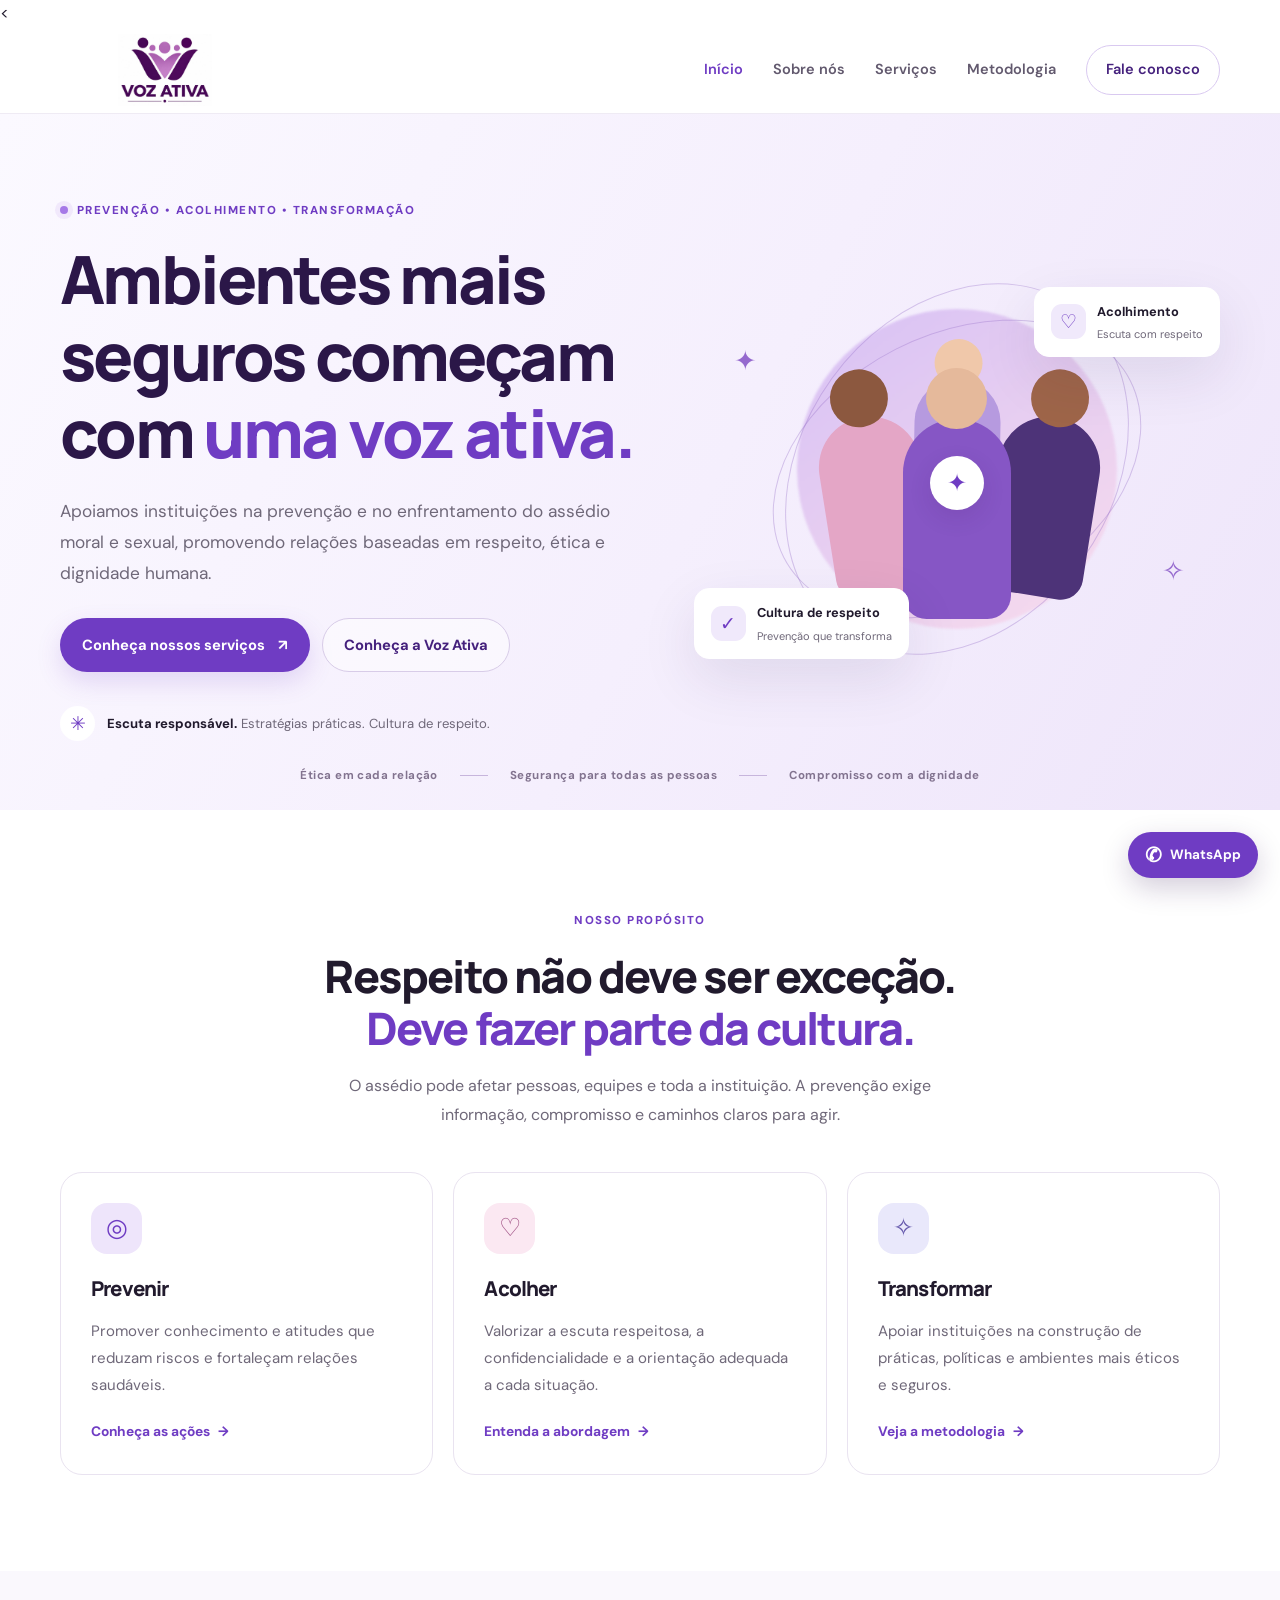
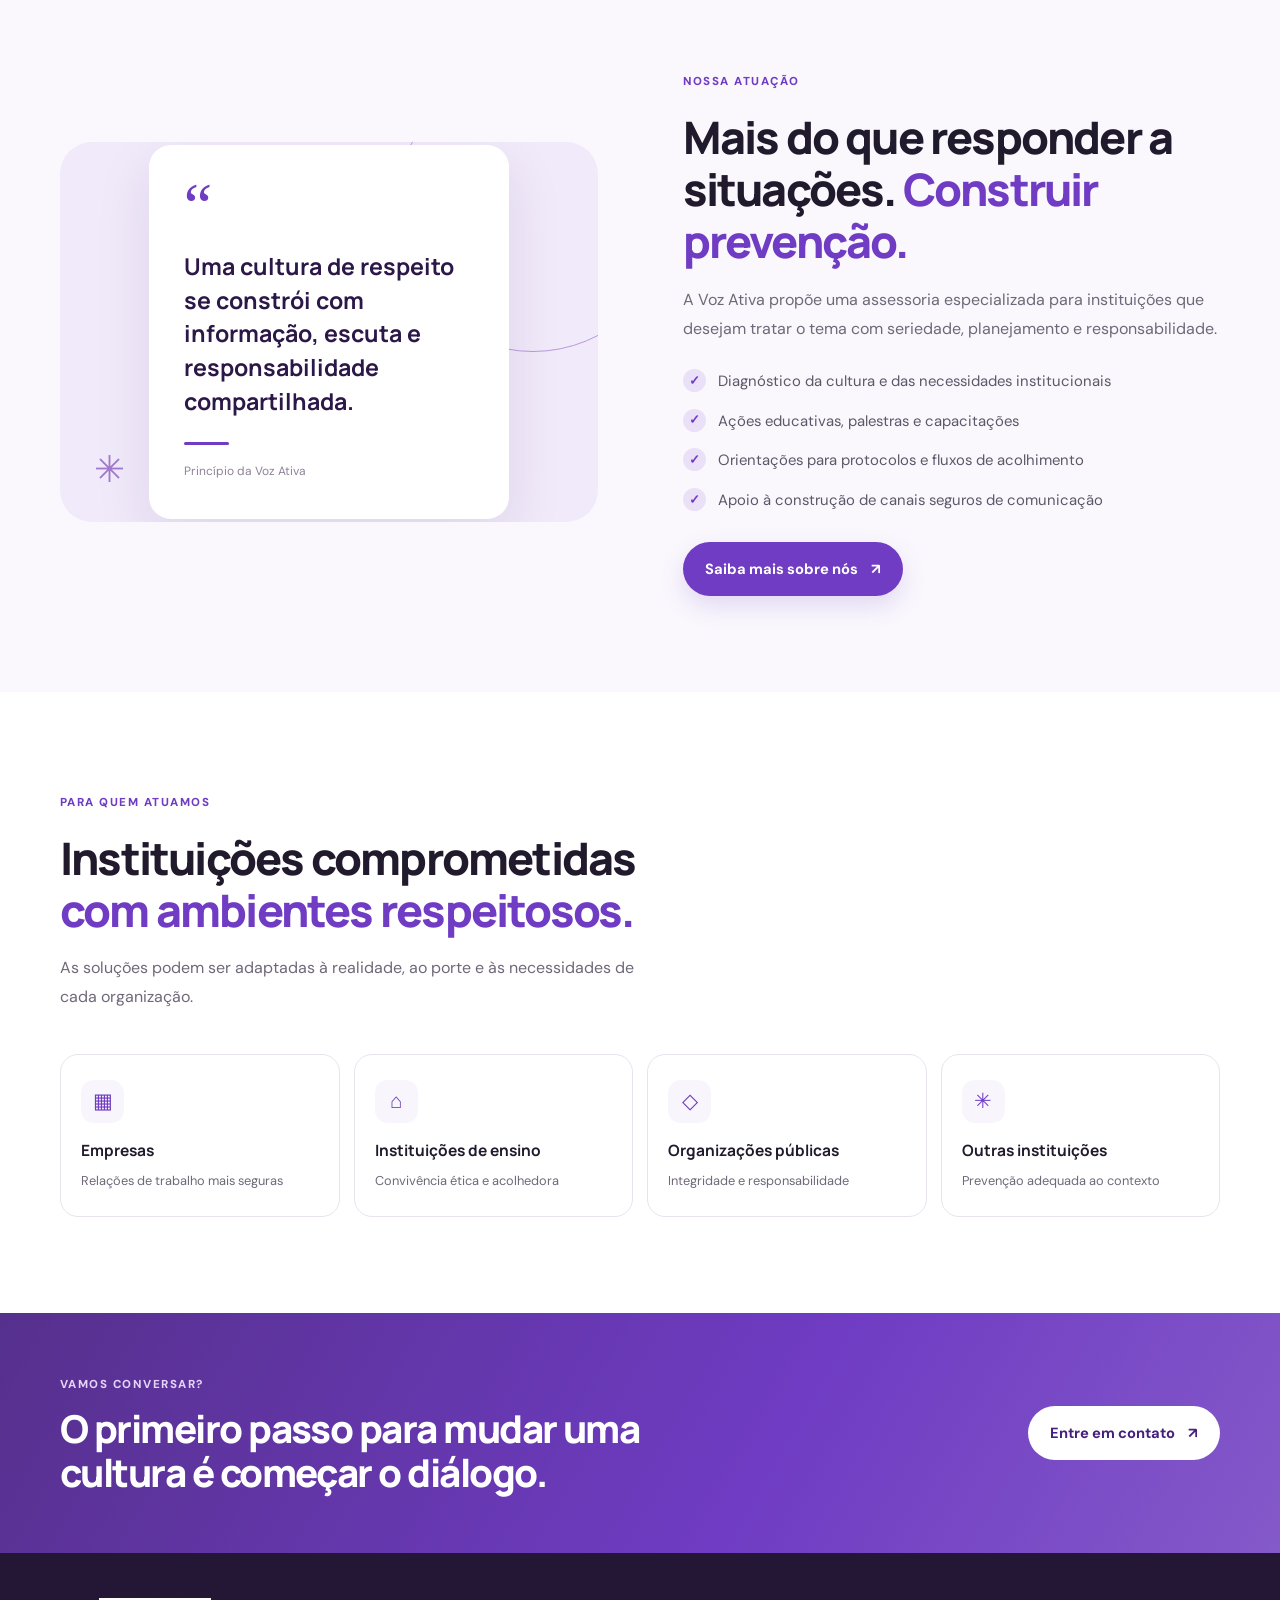
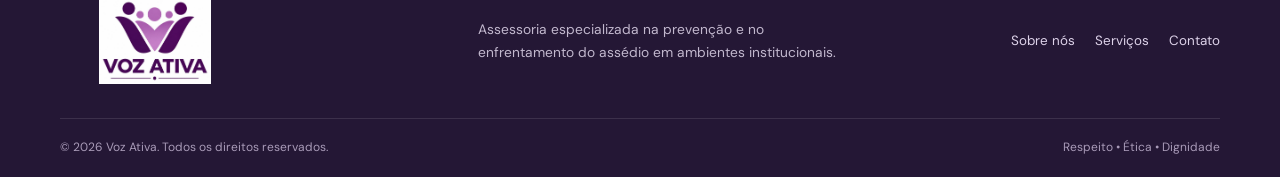
<file: index.html>
<!doctype html>
<html lang="pt-BR">
<head>
  <meta charset="utf-8">
  <meta name="viewport" content="width=device-width, initial-scale=1">
  <meta name="description" content="Voz Ativa: assessoria especializada na prevenção e no combate ao assédio moral e sexual em ambientes institucionais.">
  <title>Voz Ativa | Ambientes seguros e respeitosos</title>
  <<link rel="stylesheet" href="style.css">
  <script src="script.js" defer></script>
</head>
<body>
  <a class="skip-link" href="#conteudo">Pular para o conteúdo</a>
  <header class="site-header">
    <div class="container nav-wrap">
      <a class="brand" href="index.html" aria-label="Voz Ativa — Início"><img class="brand-logo" src="logo-voz-ativa.png" alt="Logo Voz Ativa"></a>
      <button class="menu-toggle" aria-expanded="false" aria-controls="menu-principal" aria-label="Abrir menu">
        <span></span><span></span><span></span>
      </button>
      <nav id="menu-principal" class="main-nav" aria-label="Menu principal">
        <a class="active" href="index.html">Início</a>
        <a href="sobre.html">Sobre nós</a>
        <a href="servicos.html">Serviços</a>
        <a href="metodologia.html">Metodologia</a>
        <a class="nav-cta" href="contato.html">Fale conosco</a>
      </nav>
    </div>
  </header>
  <main id="conteudo">
    <section class="hero">
      <div class="hero-glow glow-one"></div><div class="hero-glow glow-two"></div>
      <div class="container hero-grid">
        <div class="hero-copy">
          <span class="eyebrow"><span class="eyebrow-dot"></span> Prevenção • Acolhimento • Transformação</span>
          <h1>Ambientes mais seguros começam com <span>uma voz ativa.</span></h1>
          <p class="hero-lead">Apoiamos instituições na prevenção e no enfrentamento do assédio moral e sexual, promovendo relações baseadas em respeito, ética e dignidade humana.</p>
          <div class="hero-actions">
            <a class="button button-primary" href="servicos.html">Conheça nossos serviços <span aria-hidden="true">↗</span></a>
            <a class="button button-ghost" href="sobre.html">Conheça a Voz Ativa</a>
          </div>
          <div class="hero-proof"><span class="proof-icon">✳</span><p><strong>Escuta responsável.</strong> Estratégias práticas. Cultura de respeito.</p></div>
        </div>
        <div class="hero-art" aria-label="Ilustração simbólica de pessoas unidas">
          <div class="art-orbit orbit-a"></div><div class="art-orbit orbit-b"></div>
          <div class="art-card card-top"><span class="mini-icon">♡</span><span><strong>Acolhimento</strong><small>Escuta com respeito</small></span></div>
          <div class="art-people">
            <div class="person person-back"><i></i><b></b></div>
            <div class="person person-left"><i></i><b></b></div>
            <div class="person person-right"><i></i><b></b></div>
            <div class="person person-front"><i></i><b></b></div>
            <div class="people-heart">✦</div>
          </div>
          <div class="art-card card-bottom"><span class="mini-icon">✓</span><span><strong>Cultura de respeito</strong><small>Prevenção que transforma</small></span></div>
          <span class="floating-star star-a">✦</span><span class="floating-star star-b">✧</span>
        </div>
      </div>
      <div class="container hero-bottom"><span>Ética em cada relação</span><span class="line"></span><span>Segurança para todas as pessoas</span><span class="line"></span><span>Compromisso com a dignidade</span></div>
    </section>

    <section class="section section-white">
      <div class="container">
        <div class="section-heading centered">
          <span class="eyebrow">Nosso propósito</span>
          <h2>Respeito não deve ser exceção.<br><span>Deve fazer parte da cultura.</span></h2>
          <p>O assédio pode afetar pessoas, equipes e toda a instituição. A prevenção exige informação, compromisso e caminhos claros para agir.</p>
        </div>
        <div class="feature-grid">
          <article class="feature-card"><div class="feature-icon lavender">◎</div><h3>Prevenir</h3><p>Promover conhecimento e atitudes que reduzam riscos e fortaleçam relações saudáveis.</p><a href="servicos.html#prevencao" class="text-link">Conheça as ações <span>→</span></a></article>
          <article class="feature-card"><div class="feature-icon pink">♡</div><h3>Acolher</h3><p>Valorizar a escuta respeitosa, a confidencialidade e a orientação adequada a cada situação.</p><a href="metodologia.html#acolhimento" class="text-link">Entenda a abordagem <span>→</span></a></article>
          <article class="feature-card"><div class="feature-icon lilac">✧</div><h3>Transformar</h3><p>Apoiar instituições na construção de práticas, políticas e ambientes mais éticos e seguros.</p><a href="metodologia.html" class="text-link">Veja a metodologia <span>→</span></a></article>
        </div>
      </div>
    </section>

    <section class="section section-tint">
      <div class="container split">
        <div class="split-visual">
          <div class="quote-card"><span class="quote-mark">“</span><p>Uma cultura de respeito se constrói com informação, escuta e responsabilidade compartilhada.</p><div class="quote-rule"></div><small>Princípio da Voz Ativa</small></div>
          <div class="decor-circle"></div><div class="decor-cross">✳</div>
        </div>
        <div class="split-copy">
          <span class="eyebrow">Nossa atuação</span>
          <h2>Mais do que responder a situações. <span>Construir prevenção.</span></h2>
          <p>A Voz Ativa propõe uma assessoria especializada para instituições que desejam tratar o tema com seriedade, planejamento e responsabilidade.</p>
          <ul class="check-list">
            <li><span>✓</span> Diagnóstico da cultura e das necessidades institucionais</li>
            <li><span>✓</span> Ações educativas, palestras e capacitações</li>
            <li><span>✓</span> Orientações para protocolos e fluxos de acolhimento</li>
            <li><span>✓</span> Apoio à construção de canais seguros de comunicação</li>
          </ul>
          <a class="button button-primary" href="sobre.html">Saiba mais sobre nós <span>↗</span></a>
        </div>
      </div>
    </section>

    <section class="section section-white">
      <div class="container">
        <div class="section-heading">
          <span class="eyebrow">Para quem atuamos</span>
          <h2>Instituições comprometidas<br><span>com ambientes respeitosos.</span></h2>
          <p>As soluções podem ser adaptadas à realidade, ao porte e às necessidades de cada organização.</p>
        </div>
        <div class="audience-row">
          <div class="audience-item"><span>▦</span><strong>Empresas</strong><small>Relações de trabalho mais seguras</small></div>
          <div class="audience-item"><span>⌂</span><strong>Instituições de ensino</strong><small>Convivência ética e acolhedora</small></div>
          <div class="audience-item"><span>◇</span><strong>Organizações públicas</strong><small>Integridade e responsabilidade</small></div>
          <div class="audience-item"><span>✳</span><strong>Outras instituições</strong><small>Prevenção adequada ao contexto</small></div>
        </div>
      </div>
    </section>
    <section class="cta-band">
      <div class="container cta-content"><div><span class="eyebrow eyebrow-light">Vamos conversar?</span><h2>O primeiro passo para mudar uma cultura é começar o diálogo.</h2></div><a class="button button-light" href="contato.html">Entre em contato <span>↗</span></a></div>
    </section>
  </main>
  <footer class="site-footer">
    <div class="container footer-main">
      <a class="brand brand-footer" href="index.html" aria-label="Voz Ativa — Início"><img class="brand-logo brand-logo-footer" src="logo-voz-ativa.png" alt="Logo Voz Ativa"></a>
      <p>Assessoria especializada na prevenção e no enfrentamento do assédio em ambientes institucionais.</p>
      <div class="footer-links"><a href="sobre.html">Sobre nós</a><a href="servicos.html">Serviços</a><a href="contato.html">Contato</a></div>
    </div>
    <div class="container footer-bottom"><span>© <span data-year></span> Voz Ativa. Todos os direitos reservados.</span><span>Respeito • Ética • Dignidade</span></div>
  </footer>
  <a class="whatsapp-float" data-whatsapp href="#" target="_blank" rel="noopener" aria-label="Fale com a Voz Ativa pelo WhatsApp"> <span>WhatsApp</span></a>
</body>
</html>
</file>
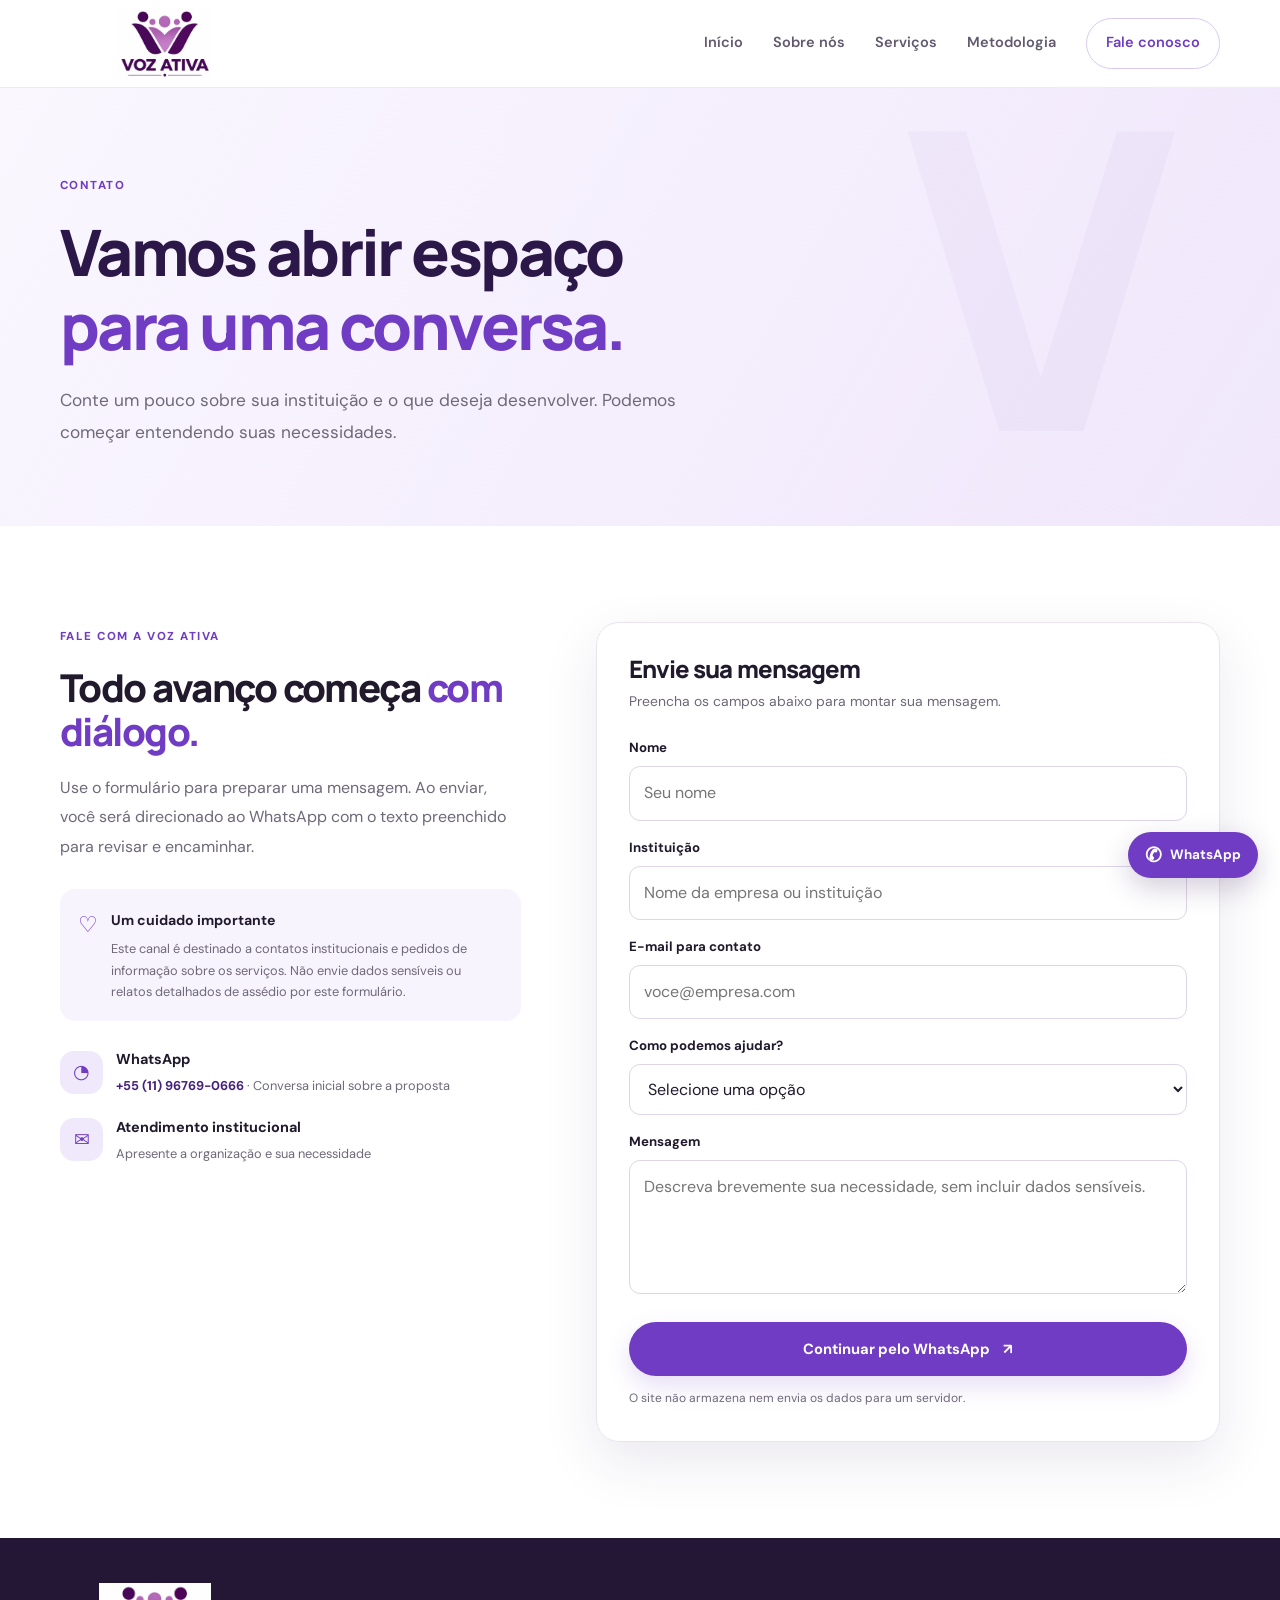
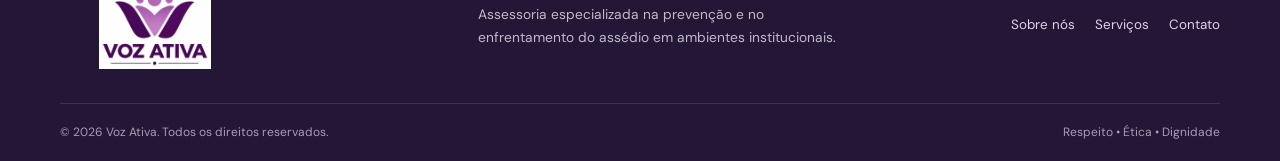
<file: contato.html>
<!doctype html>
<html lang="pt-BR"><head><meta charset="utf-8"><meta name="viewport" content="width=device-width, initial-scale=1"><meta name="description" content="Entre em contato com a Voz Ativa para conversar sobre prevenção ao assédio em sua instituição."><title>Contato | Voz Ativa</title><link rel="stylesheet" href="style.css"><script src="script.js" defer></script>
<body><a class="skip-link" href="#conteudo">Pular para o conteúdo</a><header class="site-header"><div class="container nav-wrap"><a class="brand" href="index.html" aria-label="Voz Ativa — Início"><img class="brand-logo" src="logo-voz-ativa.png" alt="Logo Voz Ativa"></a><button class="menu-toggle" aria-expanded="false" aria-controls="menu-principal" aria-label="Abrir menu"><span></span><span></span><span></span></button><nav id="menu-principal" class="main-nav" aria-label="Menu principal"><a href="index.html">Início</a><a href="sobre.html">Sobre nós</a><a href="servicos.html">Serviços</a><a href="metodologia.html">Metodologia</a><a class="nav-cta active" href="contato.html">Fale conosco</a></nav></div></header>
<main id="conteudo"><section class="page-hero"><div class="container"><span class="eyebrow">Contato</span><h1>Vamos abrir espaço<br><span>para uma conversa.</span></h1><p>Conte um pouco sobre sua instituição e o que deseja desenvolver. Podemos começar entendendo suas necessidades.</p></div></section>
<section class="section section-white"><div class="container contact-grid"><div class="contact-copy"><span class="eyebrow">Fale com a Voz Ativa</span><h2>Todo avanço começa <span>com diálogo.</span></h2><p>Use o formulário para preparar uma mensagem. Ao enviar, você será direcionado ao WhatsApp com o texto preenchido para revisar e encaminhar.</p><div class="contact-note"><span>♡</span><div><strong>Um cuidado importante</strong><p>Este canal é destinado a contatos institucionais e pedidos de informação sobre os serviços. Não envie dados sensíveis ou relatos detalhados de assédio por este formulário.</p></div></div><div class="contact-detail"><span class="detail-icon">◔</span><div><strong>WhatsApp</strong><small><a href="https://wa.me/5511967690666" target="_blank" rel="noopener">+55 (11) 96769-0666</a> · Conversa inicial sobre a proposta</small></div></div><div class="contact-detail"><span class="detail-icon">✉</span><div><strong>Atendimento institucional</strong><small>Apresente a organização e sua necessidade</small></div></div></div>
<form class="contact-form" id="contact-form"><h3>Envie sua mensagem</h3><p>Preencha os campos abaixo para montar sua mensagem.</p><label for="name">Nome</label><input id="name" name="name" autocomplete="name" required placeholder="Seu nome"><label for="organization">Instituição</label><input id="organization" name="organization" autocomplete="organization" placeholder="Nome da empresa ou instituição"><label for="email">E-mail para contato</label><input id="email" name="email" type="email" autocomplete="email" required placeholder="voce@empresa.com"><label for="subject">Como podemos ajudar?</label><select id="subject" name="subject" required><option value="">Selecione uma opção</option><option>Diagnóstico institucional</option><option>Palestras e capacitações</option><option>Protocolos e acolhimento</option><option>Proposta de assessoria</option><option>Outra dúvida</option></select><label for="message">Mensagem</label><textarea id="message" name="message" rows="4" required placeholder="Descreva brevemente sua necessidade, sem incluir dados sensíveis."></textarea><button class="button button-primary button-full" type="submit">Continuar pelo WhatsApp <span>↗</span></button><p class="form-hint" id="form-status" role="status">O site não armazena nem envia os dados para um servidor.</p></form></div></section></main>
<footer class="site-footer"><div class="container footer-main"><a class="brand brand-footer" href="index.html" aria-label="Voz Ativa — Início"><img class="brand-logo brand-logo-footer" src="logo-voz-ativa.png" alt="Logo Voz Ativa"></a><p>Assessoria especializada na prevenção e no enfrentamento do assédio em ambientes institucionais.</p><div class="footer-links"><a href="sobre.html">Sobre nós</a><a href="servicos.html">Serviços</a><a href="contato.html">Contato</a></div></div><div class="container footer-bottom"><span>© <span data-year></span> Voz Ativa. Todos os direitos reservados.</span><span>Respeito • Ética • Dignidade</span></div></footer><a class="whatsapp-float" data-whatsapp href="#" target="_blank" rel="noopener" aria-label="Fale com a Voz Ativa pelo WhatsApp"> <span>WhatsApp</span></a></body></html>
</file>
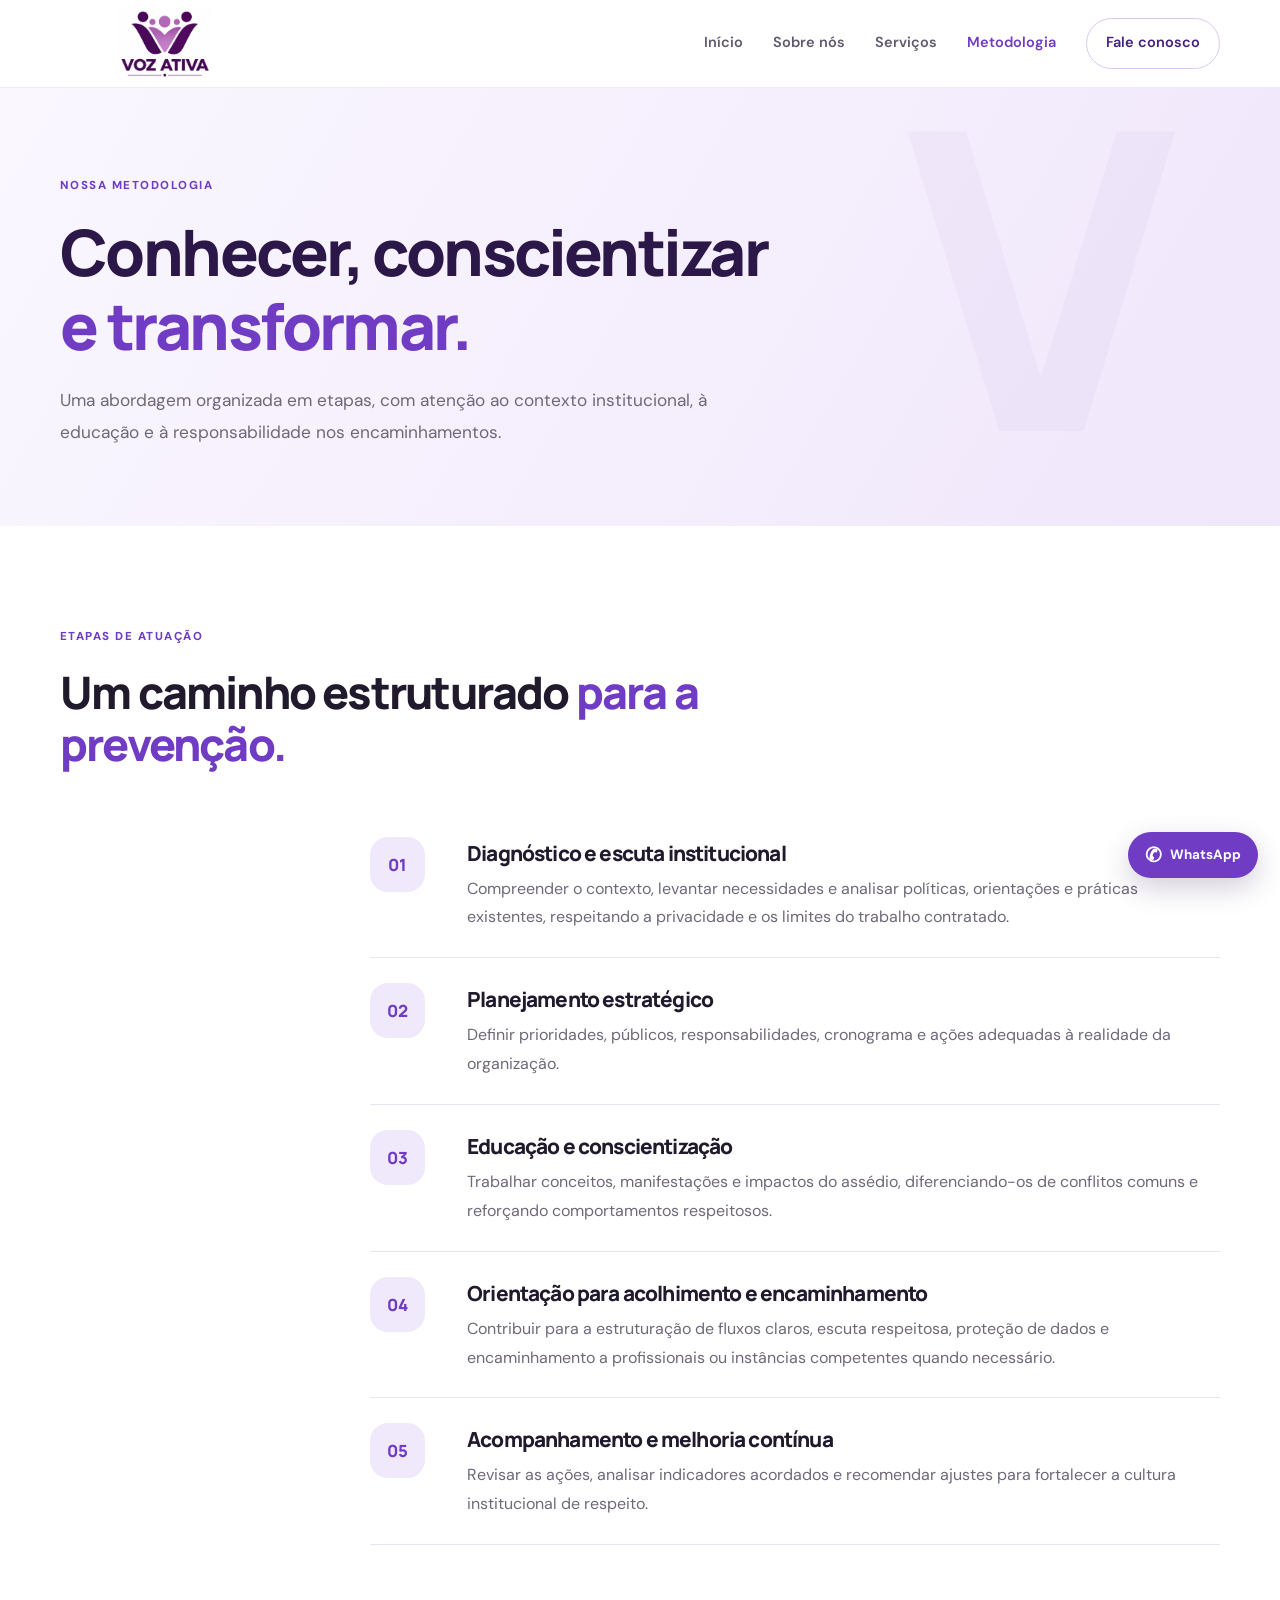
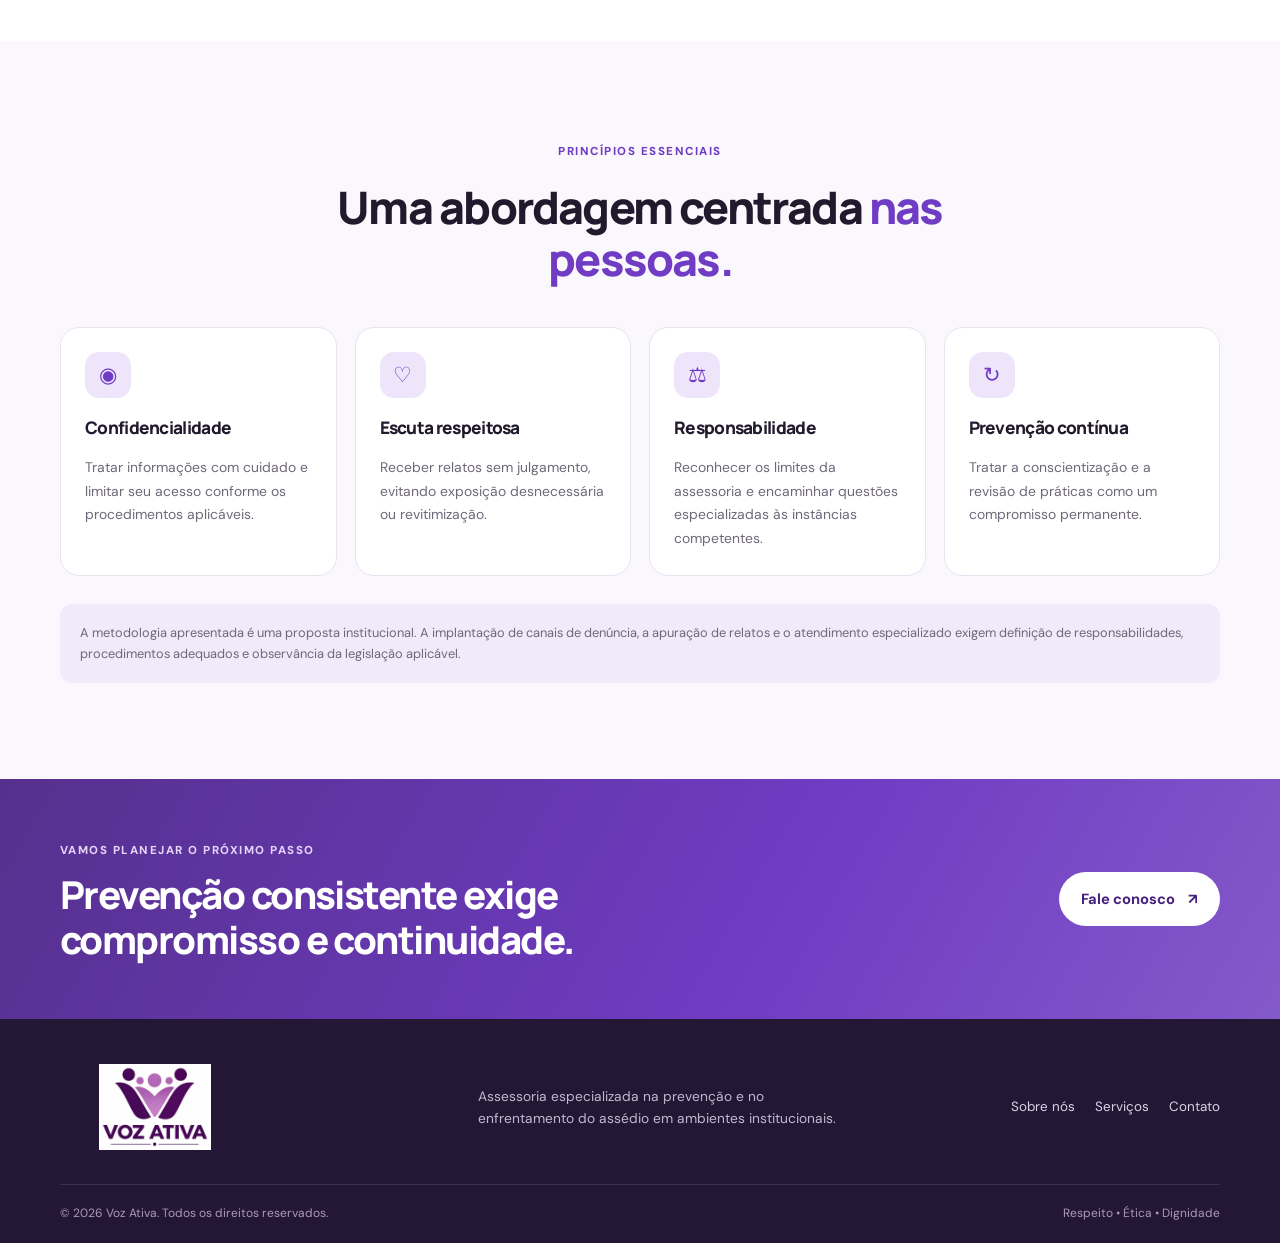
<file: metodologia.html>
<!doctype html>
<html lang="pt-BR"><head><meta charset="utf-8"><meta name="viewport" content="width=device-width, initial-scale=1"><meta name="description" content="Conheça os princípios e etapas da metodologia proposta pela Voz Ativa."><title>Metodologia | Voz Ativa</title><link rel="stylesheet" href="style.css"><script src="script.js" defer></script>
<body><a class="skip-link" href="#conteudo">Pular para o conteúdo</a><header class="site-header"><div class="container nav-wrap"><a class="brand" href="index.html" aria-label="Voz Ativa — Início"><img class="brand-logo" src="logo-voz-ativa.png" alt="Logo Voz Ativa"></a><button class="menu-toggle" aria-expanded="false" aria-controls="menu-principal" aria-label="Abrir menu"><span></span><span></span><span></span></button><nav id="menu-principal" class="main-nav" aria-label="Menu principal"><a href="index.html">Início</a><a href="sobre.html">Sobre nós</a><a href="servicos.html">Serviços</a><a class="active" href="metodologia.html">Metodologia</a><a class="nav-cta" href="contato.html">Fale conosco</a></nav></div></header>
<main id="conteudo"><section class="page-hero"><div class="container"><span class="eyebrow">Nossa metodologia</span><h1>Conhecer, conscientizar<br><span>e transformar.</span></h1><p>Uma abordagem organizada em etapas, com atenção ao contexto institucional, à educação e à responsabilidade nos encaminhamentos.</p></div></section>
<section class="section section-white"><div class="container"><div class="section-heading"><span class="eyebrow">Etapas de atuação</span><h2>Um caminho estruturado <span>para a prevenção.</span></h2></div><div class="timeline">
<article class="timeline-item"><div class="timeline-index">01</div><div><h3>Diagnóstico e escuta institucional</h3><p>Compreender o contexto, levantar necessidades e analisar políticas, orientações e práticas existentes, respeitando a privacidade e os limites do trabalho contratado.</p></div></article>
<article class="timeline-item"><div class="timeline-index">02</div><div><h3>Planejamento estratégico</h3><p>Definir prioridades, públicos, responsabilidades, cronograma e ações adequadas à realidade da organização.</p></div></article>
<article class="timeline-item"><div class="timeline-index">03</div><div><h3>Educação e conscientização</h3><p>Trabalhar conceitos, manifestações e impactos do assédio, diferenciando-os de conflitos comuns e reforçando comportamentos respeitosos.</p></div></article>
<article class="timeline-item" id="acolhimento"><div class="timeline-index">04</div><div><h3>Orientação para acolhimento e encaminhamento</h3><p>Contribuir para a estruturação de fluxos claros, escuta respeitosa, proteção de dados e encaminhamento a profissionais ou instâncias competentes quando necessário.</p></div></article>
<article class="timeline-item"><div class="timeline-index">05</div><div><h3>Acompanhamento e melhoria contínua</h3><p>Revisar as ações, analisar indicadores acordados e recomendar ajustes para fortalecer a cultura institucional de respeito.</p></div></article>
</div></div></section>
<section class="section section-tint"><div class="container"><div class="section-heading centered"><span class="eyebrow">Princípios essenciais</span><h2>Uma abordagem centrada <span>nas pessoas.</span></h2></div><div class="principle-grid"><article><span class="principle-icon">◉</span><h3>Confidencialidade</h3><p>Tratar informações com cuidado e limitar seu acesso conforme os procedimentos aplicáveis.</p></article><article><span class="principle-icon">♡</span><h3>Escuta respeitosa</h3><p>Receber relatos sem julgamento, evitando exposição desnecessária ou revitimização.</p></article><article><span class="principle-icon">⚖</span><h3>Responsabilidade</h3><p>Reconhecer os limites da assessoria e encaminhar questões especializadas às instâncias competentes.</p></article><article><span class="principle-icon">↻</span><h3>Prevenção contínua</h3><p>Tratar a conscientização e a revisão de práticas como um compromisso permanente.</p></article></div><p class="disclaimer">A metodologia apresentada é uma proposta institucional. A implantação de canais de denúncia, a apuração de relatos e o atendimento especializado exigem definição de responsabilidades, procedimentos adequados e observância da legislação aplicável.</p></div></section>
<section class="cta-band"><div class="container cta-content"><div><span class="eyebrow eyebrow-light">Vamos planejar o próximo passo</span><h2>Prevenção consistente exige compromisso e continuidade.</h2></div><a class="button button-light" href="contato.html">Fale conosco <span>↗</span></a></div></section></main>
<footer class="site-footer"><div class="container footer-main"><a class="brand brand-footer" href="index.html" aria-label="Voz Ativa — Início"><img class="brand-logo brand-logo-footer" src="logo-voz-ativa.png" alt="Logo Voz Ativa"></a><p>Assessoria especializada na prevenção e no enfrentamento do assédio em ambientes institucionais.</p><div class="footer-links"><a href="sobre.html">Sobre nós</a><a href="servicos.html">Serviços</a><a href="contato.html">Contato</a></div></div><div class="container footer-bottom"><span>© <span data-year></span> Voz Ativa. Todos os direitos reservados.</span><span>Respeito • Ética • Dignidade</span></div></footer><a class="whatsapp-float" data-whatsapp href="#" target="_blank" rel="noopener" aria-label="Fale com a Voz Ativa pelo WhatsApp"> <span>WhatsApp</span></a></body></html>
</file>
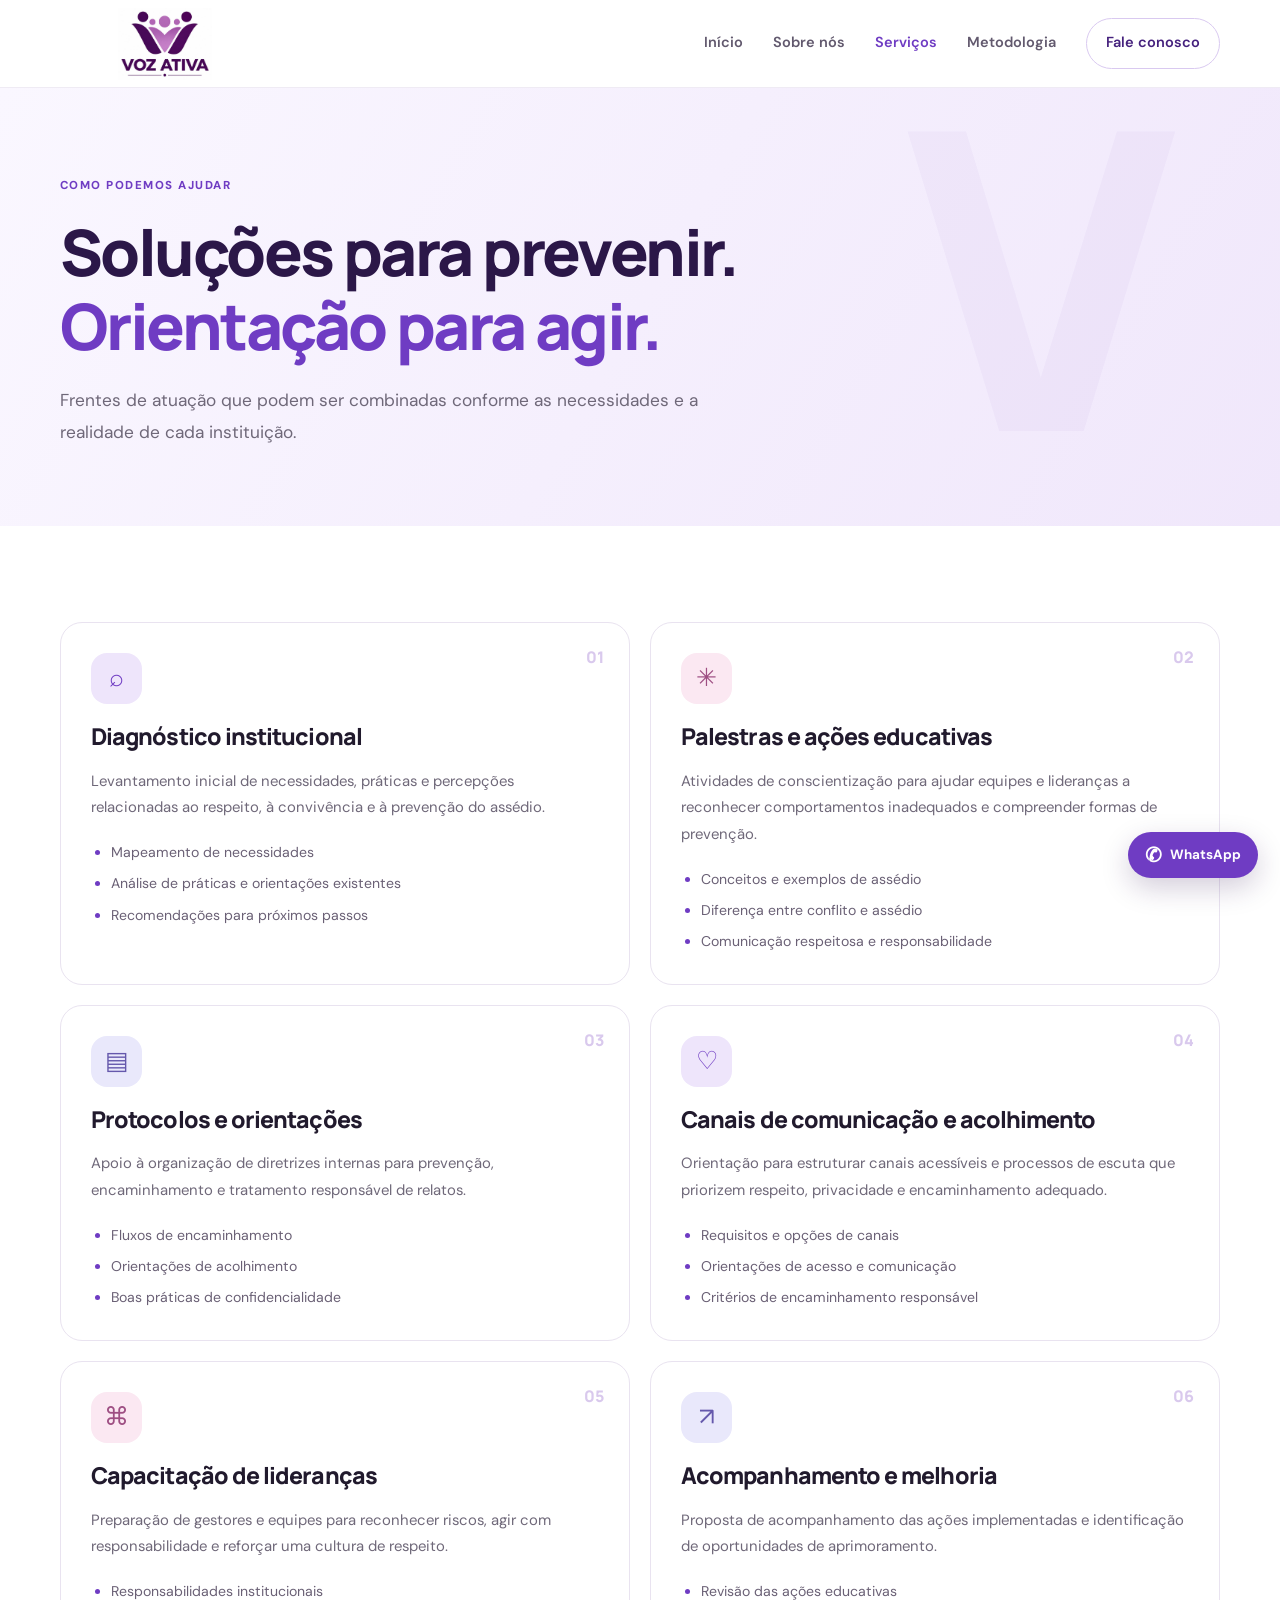
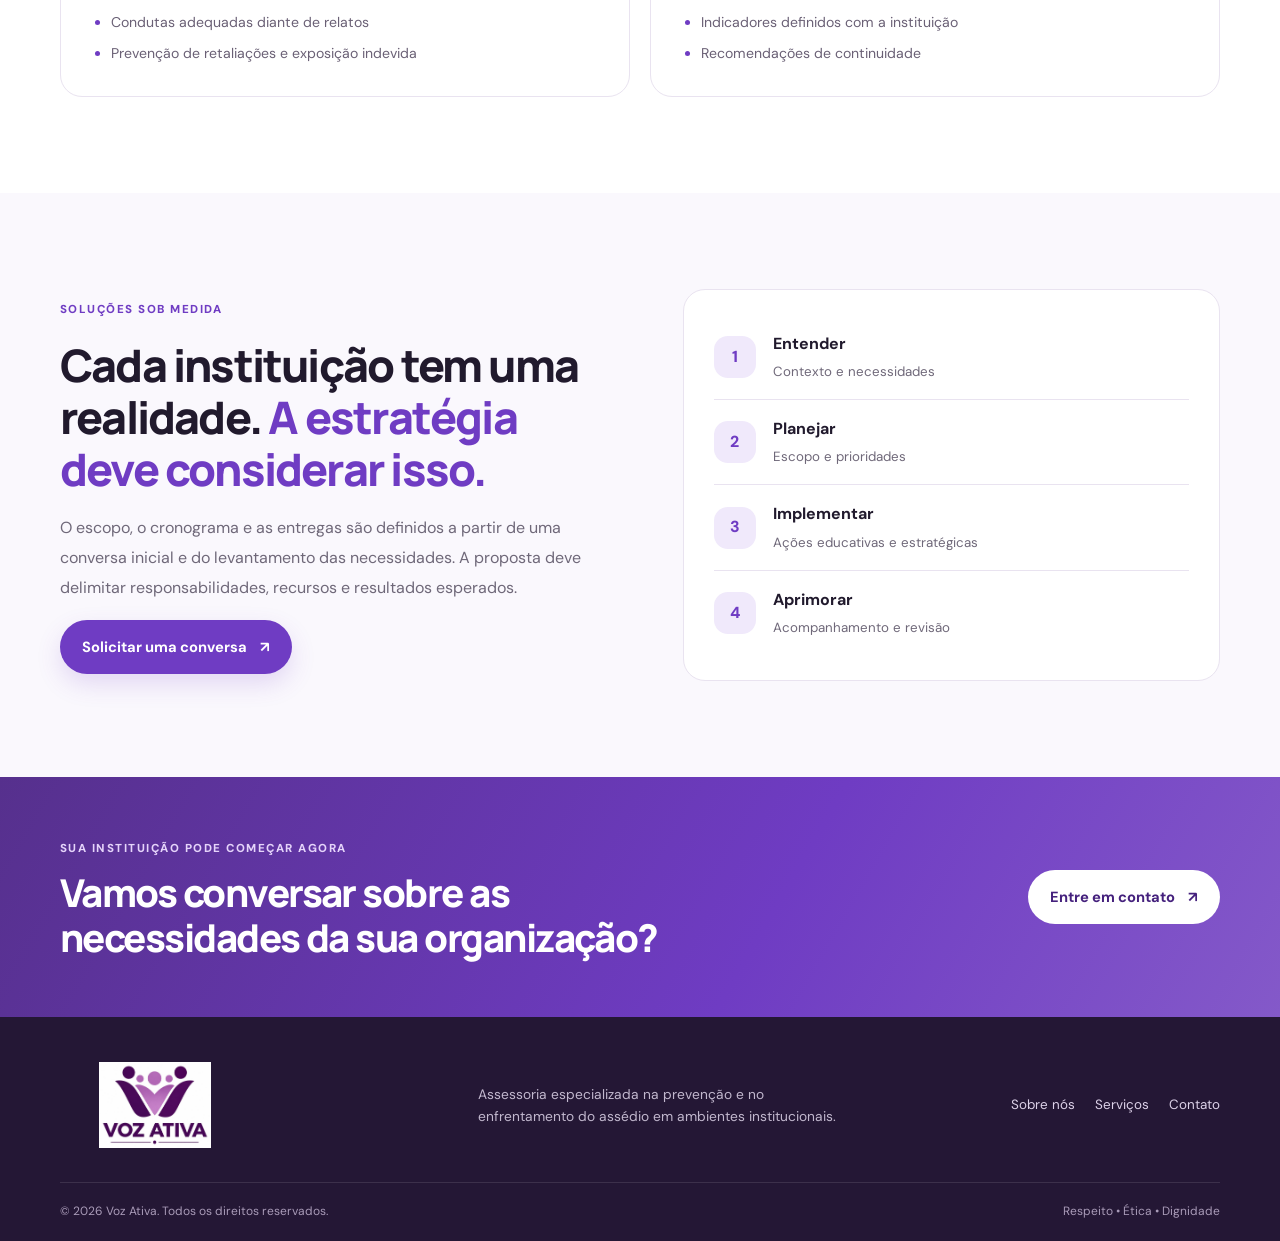
<file: servicos.html>
<!doctype html>
<html lang="pt-BR"><head><meta charset="utf-8"><meta name="viewport" content="width=device-width, initial-scale=1"><meta name="description" content="Conheça as frentes de atuação propostas pela Voz Ativa."><title>Serviços | Voz Ativa</title><link rel="stylesheet" href="style.css"><script src="script.js" defer></script>
<body><a class="skip-link" href="#conteudo">Pular para o conteúdo</a><header class="site-header"><div class="container nav-wrap"><a class="brand" href="index.html" aria-label="Voz Ativa — Início"><img class="brand-logo" src="logo-voz-ativa.png" alt="Logo Voz Ativa"></a><button class="menu-toggle" aria-expanded="false" aria-controls="menu-principal" aria-label="Abrir menu"><span></span><span></span><span></span></button><nav id="menu-principal" class="main-nav" aria-label="Menu principal"><a href="index.html">Início</a><a href="sobre.html">Sobre nós</a><a class="active" href="servicos.html">Serviços</a><a href="metodologia.html">Metodologia</a><a class="nav-cta" href="contato.html">Fale conosco</a></nav></div></header>
<main id="conteudo"><section class="page-hero"><div class="container"><span class="eyebrow">Como podemos ajudar</span><h1>Soluções para prevenir.<br><span>Orientação para agir.</span></h1><p>Frentes de atuação que podem ser combinadas conforme as necessidades e a realidade de cada instituição.</p></div></section>
<section class="section section-white"><div class="container service-grid">
<article class="service-card" id="diagnostico"><div class="service-number">01</div><div class="feature-icon lavender">⌕</div><h2>Diagnóstico institucional</h2><p>Levantamento inicial de necessidades, práticas e percepções relacionadas ao respeito, à convivência e à prevenção do assédio.</p><ul><li>Mapeamento de necessidades</li><li>Análise de práticas e orientações existentes</li><li>Recomendações para próximos passos</li></ul></article>
<article class="service-card" id="prevencao"><div class="service-number">02</div><div class="feature-icon pink">✳</div><h2>Palestras e ações educativas</h2><p>Atividades de conscientização para ajudar equipes e lideranças a reconhecer comportamentos inadequados e compreender formas de prevenção.</p><ul><li>Conceitos e exemplos de assédio</li><li>Diferença entre conflito e assédio</li><li>Comunicação respeitosa e responsabilidade</li></ul></article>
<article class="service-card"><div class="service-number">03</div><div class="feature-icon lilac">▤</div><h2>Protocolos e orientações</h2><p>Apoio à organização de diretrizes internas para prevenção, encaminhamento e tratamento responsável de relatos.</p><ul><li>Fluxos de encaminhamento</li><li>Orientações de acolhimento</li><li>Boas práticas de confidencialidade</li></ul></article>
<article class="service-card"><div class="service-number">04</div><div class="feature-icon lavender">♡</div><h2>Canais de comunicação e acolhimento</h2><p>Orientação para estruturar canais acessíveis e processos de escuta que priorizem respeito, privacidade e encaminhamento adequado.</p><ul><li>Requisitos e opções de canais</li><li>Orientações de acesso e comunicação</li><li>Critérios de encaminhamento responsável</li></ul></article>
<article class="service-card"><div class="service-number">05</div><div class="feature-icon pink">⌘</div><h2>Capacitação de lideranças</h2><p>Preparação de gestores e equipes para reconhecer riscos, agir com responsabilidade e reforçar uma cultura de respeito.</p><ul><li>Responsabilidades institucionais</li><li>Condutas adequadas diante de relatos</li><li>Prevenção de retaliações e exposição indevida</li></ul></article>
<article class="service-card"><div class="service-number">06</div><div class="feature-icon lilac">↗</div><h2>Acompanhamento e melhoria</h2><p>Proposta de acompanhamento das ações implementadas e identificação de oportunidades de aprimoramento.</p><ul><li>Revisão das ações educativas</li><li>Indicadores definidos com a instituição</li><li>Recomendações de continuidade</li></ul></article>
</div></section>
<section class="section section-tint"><div class="container split"><div class="split-copy"><span class="eyebrow">Soluções sob medida</span><h2>Cada instituição tem uma realidade. <span>A estratégia deve considerar isso.</span></h2><p>O escopo, o cronograma e as entregas são definidos a partir de uma conversa inicial e do levantamento das necessidades. A proposta deve delimitar responsabilidades, recursos e resultados esperados.</p><a class="button button-primary" href="contato.html">Solicitar uma conversa <span>↗</span></a></div><div class="steps-panel"><div class="step-line"><span>1</span><div><strong>Entender</strong><small>Contexto e necessidades</small></div></div><div class="step-line"><span>2</span><div><strong>Planejar</strong><small>Escopo e prioridades</small></div></div><div class="step-line"><span>3</span><div><strong>Implementar</strong><small>Ações educativas e estratégicas</small></div></div><div class="step-line"><span>4</span><div><strong>Aprimorar</strong><small>Acompanhamento e revisão</small></div></div></div></div></section>
<section class="cta-band"><div class="container cta-content"><div><span class="eyebrow eyebrow-light">Sua instituição pode começar agora</span><h2>Vamos conversar sobre as necessidades da sua organização?</h2></div><a class="button button-light" href="contato.html">Entre em contato <span>↗</span></a></div></section></main>
<footer class="site-footer"><div class="container footer-main"><a class="brand brand-footer" href="index.html" aria-label="Voz Ativa — Início"><img class="brand-logo brand-logo-footer" src="logo-voz-ativa.png" alt="Logo Voz Ativa"></a><p>Assessoria especializada na prevenção e no enfrentamento do assédio em ambientes institucionais.</p><div class="footer-links"><a href="sobre.html">Sobre nós</a><a href="servicos.html">Serviços</a><a href="contato.html">Contato</a></div></div><div class="container footer-bottom"><span>© <span data-year></span> Voz Ativa. Todos os direitos reservados.</span><span>Respeito • Ética • Dignidade</span></div></footer><a class="whatsapp-float" data-whatsapp href="#" target="_blank" rel="noopener" aria-label="Fale com a Voz Ativa pelo WhatsApp"> <span>WhatsApp</span></a></body></html>
</file>
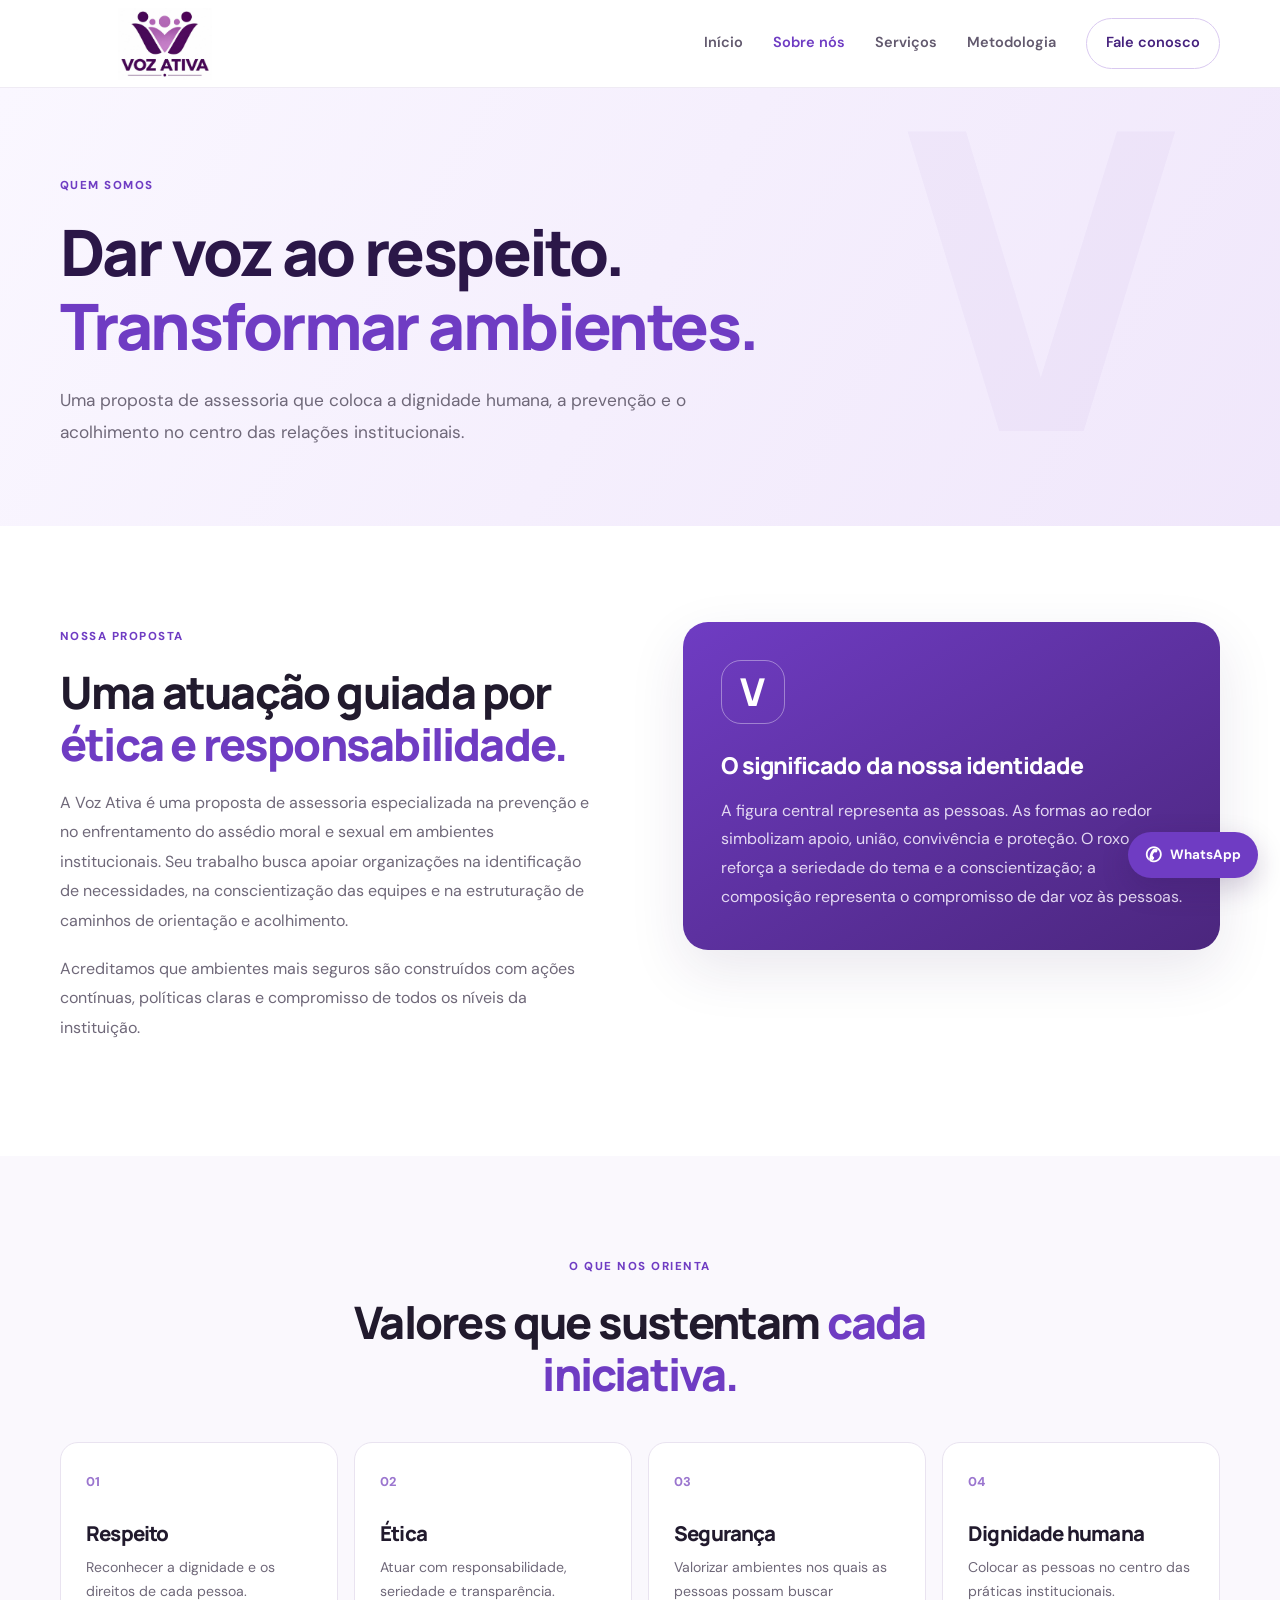
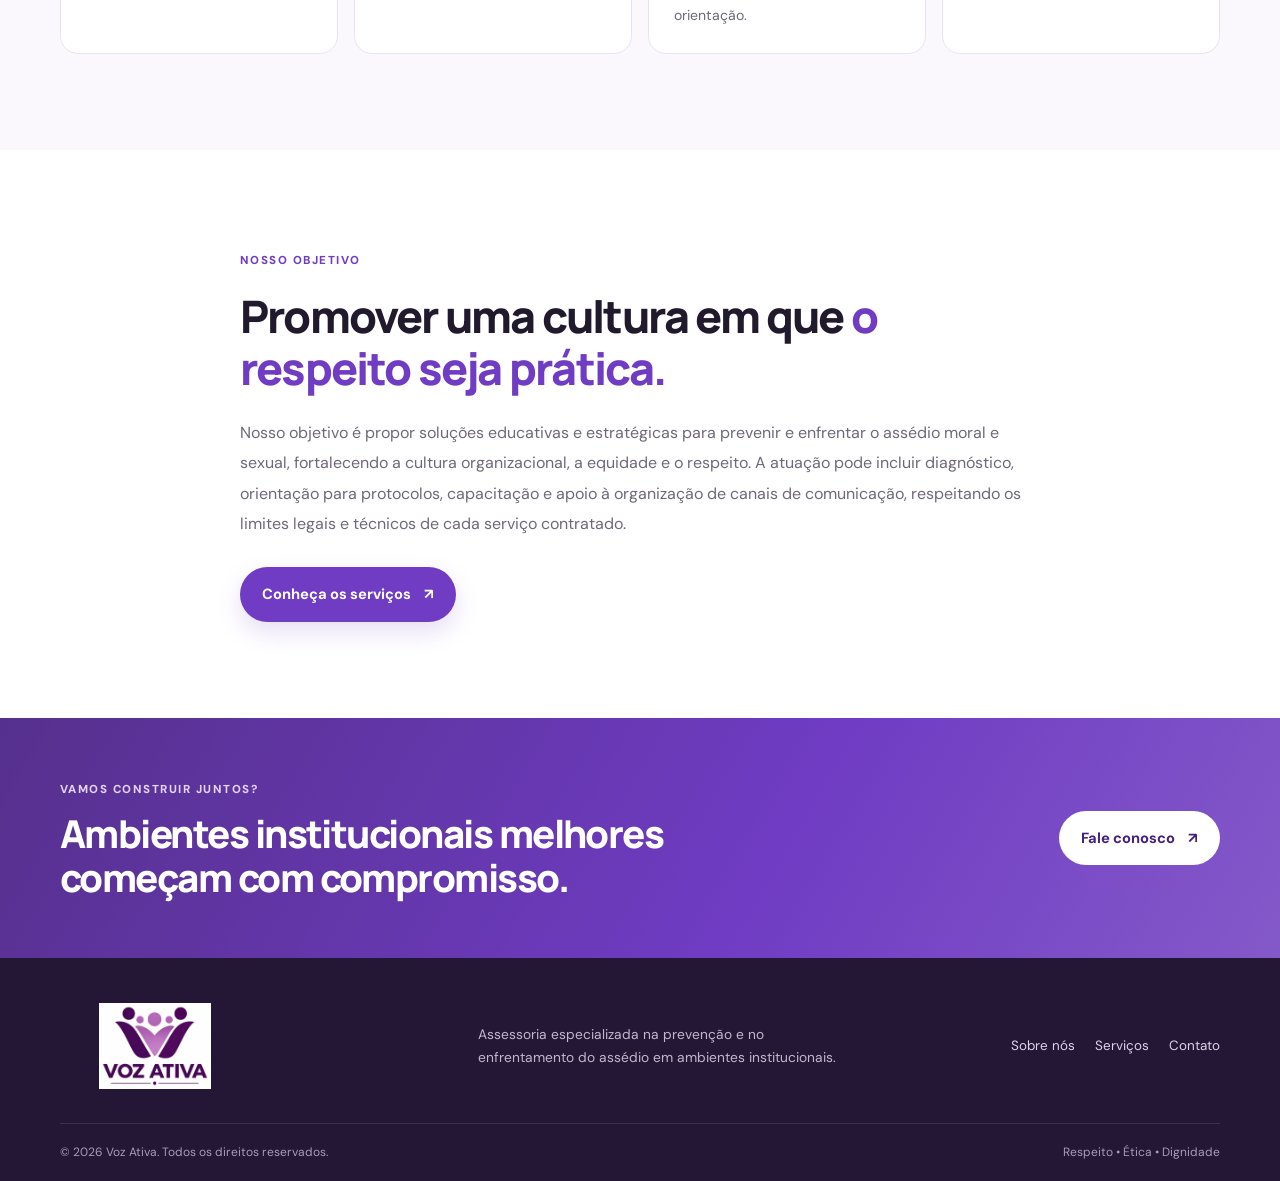
<file: sobre.html>
<!doctype html>
<html lang="pt-BR"><head><meta charset="utf-8"><meta name="viewport" content="width=device-width, initial-scale=1"><meta name="description" content="Conheça a Voz Ativa, proposta de assessoria para prevenção do assédio e promoção de ambientes respeitosos."><title>Sobre nós | Voz Ativa</title><link rel="stylesheet" href="style.css"><script src="script.js" defer></script>
<body><a class="skip-link" href="#conteudo">Pular para o conteúdo</a><header class="site-header"><div class="container nav-wrap"><a class="brand" href="index.html" aria-label="Voz Ativa — Início"><img class="brand-logo" src="logo-voz-ativa.png" alt="Logo Voz Ativa"></a><button class="menu-toggle" aria-expanded="false" aria-controls="menu-principal" aria-label="Abrir menu"><span></span><span></span><span></span></button><nav id="menu-principal" class="main-nav" aria-label="Menu principal"><a href="index.html">Início</a><a class="active" href="sobre.html">Sobre nós</a><a href="servicos.html">Serviços</a><a href="metodologia.html">Metodologia</a><a class="nav-cta" href="contato.html">Fale conosco</a></nav></div></header>
<main id="conteudo"><section class="page-hero"><div class="container"><span class="eyebrow">Quem somos</span><h1>Dar voz ao respeito.<br><span>Transformar ambientes.</span></h1><p>Uma proposta de assessoria que coloca a dignidade humana, a prevenção e o acolhimento no centro das relações institucionais.</p></div></section>
<section class="section section-white"><div class="container split about-split"><div class="split-copy"><span class="eyebrow">Nossa proposta</span><h2>Uma atuação guiada por <span>ética e responsabilidade.</span></h2><p>A Voz Ativa é uma proposta de assessoria especializada na prevenção e no enfrentamento do assédio moral e sexual em ambientes institucionais. Seu trabalho busca apoiar organizações na identificação de necessidades, na conscientização das equipes e na estruturação de caminhos de orientação e acolhimento.</p><p>Acreditamos que ambientes mais seguros são construídos com ações contínuas, políticas claras e compromisso de todos os níveis da instituição.</p></div><div class="values-panel"><div class="value-symbol">V</div><h3>O significado da nossa identidade</h3><p>A figura central representa as pessoas. As formas ao redor simbolizam apoio, união, convivência e proteção. O roxo reforça a seriedade do tema e a conscientização; a composição representa o compromisso de dar voz às pessoas.</p></div></div></section>
<section class="section section-tint"><div class="container"><div class="section-heading centered"><span class="eyebrow">O que nos orienta</span><h2>Valores que sustentam <span>cada iniciativa.</span></h2></div><div class="value-grid"><article><span>01</span><h3>Respeito</h3><p>Reconhecer a dignidade e os direitos de cada pessoa.</p></article><article><span>02</span><h3>Ética</h3><p>Atuar com responsabilidade, seriedade e transparência.</p></article><article><span>03</span><h3>Segurança</h3><p>Valorizar ambientes nos quais as pessoas possam buscar orientação.</p></article><article><span>04</span><h3>Dignidade humana</h3><p>Colocar as pessoas no centro das práticas institucionais.</p></article></div></div></section>
<section class="section section-white"><div class="container narrow-copy"><span class="eyebrow">Nosso objetivo</span><h2>Promover uma cultura em que <span>o respeito seja prática.</span></h2><p>Nosso objetivo é propor soluções educativas e estratégicas para prevenir e enfrentar o assédio moral e sexual, fortalecendo a cultura organizacional, a equidade e o respeito. A atuação pode incluir diagnóstico, orientação para protocolos, capacitação e apoio à organização de canais de comunicação, respeitando os limites legais e técnicos de cada serviço contratado.</p><a class="button button-primary" href="servicos.html">Conheça os serviços <span>↗</span></a></div></section>
<section class="cta-band"><div class="container cta-content"><div><span class="eyebrow eyebrow-light">Vamos construir juntos?</span><h2>Ambientes institucionais melhores começam com compromisso.</h2></div><a class="button button-light" href="contato.html">Fale conosco <span>↗</span></a></div></section></main>
<footer class="site-footer"><div class="container footer-main"><a class="brand brand-footer" href="index.html" aria-label="Voz Ativa — Início"><img class="brand-logo brand-logo-footer" src="logo-voz-ativa.png" alt="Logo Voz Ativa"></a><p>Assessoria especializada na prevenção e no enfrentamento do assédio em ambientes institucionais.</p><div class="footer-links"><a href="sobre.html">Sobre nós</a><a href="servicos.html">Serviços</a><a href="contato.html">Contato</a></div></div><div class="container footer-bottom"><span>© <span data-year></span> Voz Ativa. Todos os direitos reservados.</span><span>Respeito • Ética • Dignidade</span></div></footer><a class="whatsapp-float" data-whatsapp href="#" target="_blank" rel="noopener" aria-label="Fale com a Voz Ativa pelo WhatsApp"> <span>WhatsApp</span></a></body></html>
</file>
<file: style.css>
@import url('https://fonts.googleapis.com/css2?family=DM+Sans:wght@400;500;600;700&family=Manrope:wght@400;500;600;700;800&display=swap');
:root{--purple:#6f3cc3;--purple-dark:#45217d;--purple-deep:#2b1748;--purple-light:#f0e9fb;--purple-soft:#f8f5fd;--ink:#211a2d;--muted:#6f6879;--line:#e9e3f0;--white:#fff;--pink:#f8e8f1;--shadow:0 20px 55px rgba(53,28,84,.10);--radius:22px}
*{box-sizing:border-box}html{scroll-behavior:smooth}body{margin:0;font-family:'DM Sans',sans-serif;color:var(--ink);line-height:1.65;background:#fff}h1,h2,h3{font-family:Manrope,sans-serif;line-height:1.16;letter-spacing:-.04em;margin:0 0 18px}h1{font-size:clamp(2.7rem,5.2vw,4.6rem);font-weight:800}h2{font-size:clamp(2rem,3.5vw,3rem);font-weight:800}h3{font-size:1.28rem;font-weight:800}p{margin:0 0 18px;color:var(--muted)}a{color:inherit;text-decoration:none}button,input,select,textarea{font:inherit}.container{width:min(1160px,calc(100% - 48px));margin-inline:auto}.skip-link{position:absolute;top:-100px;left:16px;background:#fff;padding:12px;z-index:100}.skip-link:focus{top:10px}.site-header{height:88px;background:rgba(255,255,255,.96);border-bottom:1px solid rgba(233,227,240,.7);position:sticky;top:0;z-index:50;backdrop-filter:blur(12px)}.nav-wrap{height:100%;display:flex;align-items:center;justify-content:space-between}.brand{display:flex;align-items:center;gap:11px;font-family:Manrope,sans-serif;font-weight:800;font-size:1.45rem;letter-spacing:-.06em;line-height:1;color:var(--purple-deep)}.brand-mark{display:grid;place-items:center;width:42px;height:42px;border-radius:14px;background:var(--purple);color:#fff;font-size:1.4rem;font-weight:800;box-shadow:0 7px 16px #6f3cc333}.brand-accent{color:var(--purple)}.brand small{display:block;margin-top:5px;font:500 .58rem 'DM Sans',sans-serif;letter-spacing:.03em;color:#8b8199}.main-nav{display:flex;align-items:center;gap:30px;font-size:.91rem;font-weight:600;color:#62596e}.main-nav>a:not(.nav-cta){transition:color .2s}.main-nav>a:hover,.main-nav>a.active{color:var(--purple)}.nav-cta{padding:12px 19px;border:1px solid #d9c9f0;border-radius:999px;color:var(--purple-dark);transition:all .2s}.nav-cta:hover{background:var(--purple);color:#fff}.menu-toggle{display:none;border:0;background:transparent;padding:8px}.menu-toggle span{display:block;width:25px;height:2px;background:var(--purple-deep);margin:5px}
.hero{position:relative;overflow:hidden;background:linear-gradient(118deg,#fbf9ff 0%,#f5effd 55%,#eee5fa 100%);padding:82px 0 25px}.hero-grid{display:grid;grid-template-columns:1.06fr .94fr;align-items:center;gap:40px;min-height:490px;position:relative;z-index:1}.eyebrow{display:inline-flex;align-items:center;gap:9px;text-transform:uppercase;letter-spacing:.13em;font-size:.72rem;font-weight:800;color:var(--purple);margin-bottom:20px}.eyebrow-dot{width:8px;height:8px;border-radius:50%;background:#a679e7;box-shadow:0 0 0 5px #a679e71e}.hero h1{max-width:660px;color:var(--purple-deep)}h1 span,h2 span{color:var(--purple)}.hero-lead{font-size:1.08rem;max-width:580px;line-height:1.8;margin:24px 0 29px}.hero-actions{display:flex;gap:12px;flex-wrap:wrap}.button{display:inline-flex;align-items:center;justify-content:center;gap:13px;border-radius:999px;padding:14px 21px;font-weight:700;font-size:.92rem;transition:transform .2s,box-shadow .2s,border-color .2s;border:1px solid transparent;cursor:pointer}.button:hover{transform:translateY(-2px)}.button-primary{background:var(--purple);color:#fff;box-shadow:0 10px 24px #6f3cc32b}.button-primary:hover{background:var(--purple-dark);box-shadow:0 12px 28px #6f3cc340}.button-ghost{border-color:#d8cce8;color:var(--purple-dark);background:#ffffff80}.button-light{background:#fff;color:var(--purple-dark)}.button-light:hover{box-shadow:0 10px 30px #211a2d22}.hero-proof{display:flex;align-items:center;gap:12px;margin-top:34px}.proof-icon{display:grid;place-items:center;width:35px;height:35px;background:#fff;border-radius:50%;color:var(--purple);font-size:1.2rem}.hero-proof p{font-size:.82rem;margin:0}.hero-proof strong{color:var(--ink)}.hero-art{height:450px;position:relative;display:grid;place-items:center}.hero-art:before{content:"";position:absolute;width:320px;height:320px;border-radius:50%;background:linear-gradient(145deg,#d7c1f5,#f8dced);filter:blur(1px)}.art-orbit{position:absolute;border:1px solid #9b76cb60;border-radius:50%;transform:rotate(-27deg)}.orbit-a{width:390px;height:270px}.orbit-b{width:310px;height:400px;transform:rotate(36deg)}.art-people{position:relative;width:280px;height:310px;z-index:1}.person{position:absolute;bottom:30px;width:102px;height:180px;border-radius:55px 55px 24px 24px}.person i{position:absolute;width:58px;height:58px;top:-48px;left:22px;border-radius:50%;background:#d6a98c}.person b{position:absolute;inset:0;border-radius:55px 55px 24px 24px}.person-back{width:86px;height:145px;left:97px;bottom:100px;background:#b69adf;transform:rotate(1deg)}.person-back i{width:48px;height:48px;left:19px;top:-40px;background:#f0c8aa}.person-left{left:8px;bottom:28px;background:#e4a6c6;transform:rotate(-9deg)}.person-left i{background:#8c583f}.person-right{right:3px;bottom:28px;background:#4d3378;transform:rotate(9deg)}.person-right i{background:#9e6549}.person-front{width:108px;height:200px;left:86px;bottom:5px;background:#8656c5;z-index:2}.person-front i{width:61px;height:61px;left:23px;top:-51px;background:#e5b99b}.people-heart{position:absolute;z-index:3;left:113px;top:142px;width:54px;height:54px;border-radius:50%;display:grid;place-items:center;background:#fff;color:var(--purple);font-size:1.5rem;box-shadow:0 8px 22px #3d1b6020}.art-card{position:absolute;z-index:4;display:flex;align-items:center;gap:11px;background:#fff;border:1px solid #fff;border-radius:15px;padding:13px 16px;box-shadow:var(--shadow)}.card-top{top:43px;right:0}.card-bottom{bottom:35px;left:0}.mini-icon{width:35px;height:35px;border-radius:11px;background:var(--purple-light);display:grid;place-items:center;color:var(--purple);font-size:1.2rem}.art-card strong,.art-card small{display:block}.art-card strong{font-size:.8rem}.art-card small{font-size:.69rem;color:var(--muted);margin-top:3px}.floating-star{position:absolute;color:#9569ce;font-size:1.7rem}.star-a{top:95px;left:40px}.star-b{right:35px;bottom:100px}.hero-bottom{display:flex;align-items:center;justify-content:center;gap:22px;margin-top:25px;color:#82738f;font-size:.72rem;font-weight:700;letter-spacing:.04em}.hero-bottom .line{width:28px;height:1px;background:#c7b5dc}
.section{padding:96px 0}.section-white{background:#fff}.section-tint{background:#faf8fd}.section-heading{max-width:690px;margin-bottom:42px}.section-heading.centered{text-align:center;margin-inline:auto}.section-heading p{max-width:600px;font-size:1rem;line-height:1.8}.section-heading.centered p{margin-inline:auto}.feature-grid{display:grid;grid-template-columns:repeat(3,1fr);gap:20px}.feature-card{padding:30px;border:1px solid var(--line);border-radius:var(--radius);background:#fff;transition:transform .25s,box-shadow .25s,border-color .25s}.feature-card:hover{transform:translateY(-5px);box-shadow:var(--shadow);border-color:#d9c5f0}.feature-icon{width:51px;height:51px;border-radius:16px;display:grid;place-items:center;font-size:1.55rem;color:var(--purple);margin-bottom:23px}.lavender{background:#eee5fb}.pink{background:#fbe8f2;color:#9e4f83}.lilac{background:#e9e8fb;color:#6558ac}.feature-card p{font-size:.94rem;line-height:1.8;min-height:81px}.text-link{color:var(--purple);font-weight:700;font-size:.86rem}.text-link span{margin-left:5px}.split{display:grid;grid-template-columns:1fr 1fr;gap:85px;align-items:center}.split-copy p{line-height:1.85}.split-visual{min-height:380px;position:relative;display:grid;place-items:center;background:#f1eafa;border-radius:32px;overflow:hidden}.quote-card{position:relative;z-index:2;background:#fff;border-radius:22px;padding:35px;max-width:360px;box-shadow:var(--shadow)}.quote-mark{font-family:Georgia,serif;color:var(--purple);font-size:4rem;line-height:.8}.quote-card p{font-family:Manrope,sans-serif;font-size:1.45rem;font-weight:700;line-height:1.45;color:var(--purple-deep);margin:15px 0 24px}.quote-rule{width:45px;height:3px;border-radius:4px;background:var(--purple);margin-bottom:12px}.quote-card small{font-size:.75rem;color:#8d829a}.decor-circle{position:absolute;width:280px;height:280px;border:1px solid #b99add;right:-75px;top:-70px;border-radius:50%}.decor-cross{position:absolute;left:34px;bottom:22px;color:#a17acc;font-size:2.3rem}.check-list{list-style:none;margin:25px 0 30px;padding:0;display:grid;gap:15px}.check-list li{display:flex;gap:12px;color:#5e5669;font-size:.93rem}.check-list li span{flex:none;display:grid;place-items:center;background:#eae1f8;color:var(--purple);width:23px;height:23px;border-radius:50%;font-size:.8rem;font-weight:800}.audience-row{display:grid;grid-template-columns:repeat(4,1fr);gap:14px}.audience-item{border:1px solid var(--line);padding:25px 20px;border-radius:18px;display:flex;flex-direction:column;align-items:flex-start;gap:8px}.audience-item>span{display:grid;place-items:center;background:var(--purple-soft);color:var(--purple);width:43px;height:43px;border-radius:13px;font-size:1.3rem;margin-bottom:7px}.audience-item strong{font-family:Manrope,sans-serif;font-size:.97rem}.audience-item small{color:var(--muted);font-size:.8rem;line-height:1.5}.cta-band{background:linear-gradient(120deg,#56308d,#6f3cc3 60%,#8459c9);padding:57px 0;color:#fff}.cta-content{display:flex;align-items:center;justify-content:space-between;gap:40px}.cta-content>div{max-width:690px}.eyebrow-light{color:#e5d4fa;margin-bottom:13px}.cta-content h2{font-size:clamp(1.7rem,3vw,2.5rem);margin:0;color:#fff}
.site-footer{background:#241735;color:#fff;padding:45px 0 0}.footer-main{display:grid;grid-template-columns:1fr 1.3fr auto;align-items:center;gap:35px;padding-bottom:34px}.brand-footer{color:#fff}.brand-footer .brand-mark{background:#8054bc}.brand-footer .brand-accent{color:#c8a9f2}.brand-footer small{color:#b4a8c4}.footer-main>p{max-width:360px;color:#c2b8ce;font-size:.86rem;margin:0}.footer-links{display:flex;gap:20px;color:#ddd2e9;font-size:.84rem}.footer-links a:hover{color:#fff}.footer-bottom{border-top:1px solid #ffffff1c;display:flex;justify-content:space-between;gap:20px;padding:19px 0;color:#a99bb8;font-size:.75rem}.whatsapp-float{position:fixed;right:22px;bottom:22px;z-index:40;display:flex;align-items:center;gap:8px;padding:12px 17px;border-radius:999px;background:#6f3cc3;color:#fff;box-shadow:0 10px 28px #32145035;font-weight:700;font-size:.84rem}.whatsapp-float:hover{background:#51258e}
.page-hero{background:linear-gradient(120deg,#faf7ff,#f0e7fb);padding:83px 0 78px;position:relative;overflow:hidden}.page-hero:after{content:"V";position:absolute;right:8%;top:-100px;font:800 26rem Manrope,sans-serif;color:#7a4ab10b;pointer-events:none}.page-hero .container{position:relative;z-index:1}.page-hero h1{font-size:clamp(2.8rem,5vw,4.2rem);color:var(--purple-deep);max-width:820px}.page-hero p{font-size:1.08rem;max-width:660px;line-height:1.8;margin:22px 0 0}.about-split{align-items:start}.values-panel{background:linear-gradient(150deg,#6f3cc3,#4b267d);padding:38px;border-radius:25px;color:#fff;box-shadow:var(--shadow)}.value-symbol{display:grid;place-items:center;width:64px;height:64px;border:1px solid #ffffff60;border-radius:20px;font:800 2.4rem Manrope,sans-serif;margin-bottom:28px}.values-panel h3{font-size:1.45rem}.values-panel p{color:#e4d9f3;line-height:1.8;margin:0}.value-grid{display:grid;grid-template-columns:repeat(4,1fr);gap:16px}.value-grid article{padding:25px;border:1px solid var(--line);border-radius:18px;background:#fff}.value-grid article>span{display:inline-block;color:#9b76cf;font-weight:800;font-size:.8rem;margin-bottom:30px}.value-grid h3{margin-bottom:10px}.value-grid p{font-size:.88rem;line-height:1.7;margin:0}.narrow-copy{max-width:800px}.narrow-copy p{line-height:1.9;margin:24px 0 28px}.service-grid{display:grid;grid-template-columns:repeat(2,1fr);gap:20px}.service-card{position:relative;border:1px solid var(--line);border-radius:22px;padding:30px;background:#fff;overflow:hidden}.service-number{position:absolute;right:25px;top:23px;color:#d9c9ed;font:800 1rem Manrope,sans-serif}.service-card .feature-icon{margin-bottom:19px}.service-card h2{font-size:1.45rem}.service-card p{font-size:.93rem;line-height:1.8}.service-card ul{padding-left:20px;margin:20px 0 0;color:#6a6075;font-size:.88rem;display:grid;gap:8px}.service-card li::marker{color:var(--purple)}.steps-panel{padding:25px 30px;background:#fff;border:1px solid var(--line);border-radius:22px}.step-line{display:flex;align-items:center;gap:17px;padding:16px 0;border-bottom:1px solid var(--line)}.step-line:last-child{border:0}.step-line>span{width:42px;height:42px;display:grid;place-items:center;border-radius:14px;background:var(--purple-light);color:var(--purple);font-weight:800}.step-line strong,.step-line small{display:block}.step-line small{color:var(--muted);margin-top:4px}.timeline{max-width:850px;margin-left:auto;display:grid;gap:0}.timeline-item{display:grid;grid-template-columns:72px 1fr;gap:25px;padding:25px 0;border-bottom:1px solid var(--line)}.timeline-index{width:55px;height:55px;display:grid;place-items:center;border-radius:18px;background:var(--purple-light);color:var(--purple);font:800 1.05rem Manrope,sans-serif}.timeline-item h3{font-size:1.3rem;margin:4px 0 10px}.timeline-item p{line-height:1.8;margin:0}.principle-grid{display:grid;grid-template-columns:repeat(4,1fr);gap:18px}.principle-grid article{background:#fff;border:1px solid var(--line);border-radius:19px;padding:24px}.principle-icon{display:grid;place-items:center;width:46px;height:46px;border-radius:14px;background:#eee5fb;color:var(--purple);font-size:1.3rem;margin-bottom:20px}.principle-grid h3{font-size:1.08rem}.principle-grid p{font-size:.87rem;line-height:1.7;margin:0}.disclaimer{font-size:.8rem;line-height:1.7;background:#f1eafa;padding:18px 20px;border-radius:12px;margin:28px 0 0}.contact-grid{display:grid;grid-template-columns:.85fr 1.15fr;gap:75px;align-items:start}.contact-copy h2{font-size:2.4rem}.contact-copy>p{line-height:1.85}.contact-note{display:flex;gap:13px;background:#f8f4fd;border-radius:15px;padding:18px;margin:27px 0}.contact-note>span{color:var(--purple);font-size:1.4rem}.contact-note strong{font-size:.88rem}.contact-note p{font-size:.8rem;line-height:1.7;margin:5px 0 0}.contact-detail{display:flex;align-items:center;gap:13px;margin-top:20px}.detail-icon{width:43px;height:43px;display:grid;place-items:center;border-radius:14px;background:var(--purple-light);color:var(--purple);font-size:1.2rem}.contact-detail strong,.contact-detail small{display:block}.contact-detail strong{font-size:.9rem}.contact-detail small{color:var(--muted);font-size:.8rem;margin-top:3px}.contact-form{border:1px solid var(--line);border-radius:23px;padding:32px;box-shadow:var(--shadow)}.contact-form h3{font-size:1.5rem;margin-bottom:8px}.contact-form>p{font-size:.87rem;margin-bottom:24px}.contact-form label{display:block;font-weight:700;font-size:.83rem;margin:16px 0 7px}.contact-form input,.contact-form select,.contact-form textarea{width:100%;padding:13px 14px;border:1px solid #ded6e8;border-radius:11px;background:#fff;color:var(--ink);outline:none}.contact-form input:focus,.contact-form select:focus,.contact-form textarea:focus{border-color:var(--purple);box-shadow:0 0 0 3px #6f3cc31a}.contact-form textarea{resize:vertical}.button-full{width:100%;margin-top:20px}.form-hint{font-size:.75rem!important;line-height:1.6;margin:13px 0 0!important}
@media(max-width:900px){.main-nav{gap:17px;font-size:.85rem}.hero-grid{gap:12px}.hero-art{transform:scale(.9)}.split{gap:45px}.footer-main{grid-template-columns:1fr 1fr}.footer-links{grid-column:1/-1}.contact-grid{gap:35px}.audience-row{grid-template-columns:repeat(2,1fr)}.value-grid,.principle-grid{grid-template-columns:repeat(2,1fr)}}
@media(max-width:700px){.container{width:min(100% - 36px,540px)}.site-header{height:74px}.brand{font-size:1.3rem}.brand-mark{width:38px;height:38px}.menu-toggle{display:block;z-index:52}.main-nav{display:none;position:absolute;top:73px;left:0;right:0;background:#fff;padding:18px 22px 24px;border-bottom:1px solid var(--line);box-shadow:0 15px 24px #2b174812;flex-direction:column;align-items:stretch;gap:0}.main-nav.is-open{display:flex}.main-nav>a{padding:13px 8px}.main-nav .nav-cta{margin-top:8px;text-align:center}.hero{padding:48px 0 20px}.hero-grid{grid-template-columns:1fr;gap:4px}.hero-copy{padding-bottom:0}.hero h1{font-size:clamp(2.55rem,12vw,3.5rem)}.hero-lead{font-size:1rem;margin:19px 0 23px}.hero-actions{align-items:stretch}.hero-actions .button{flex:1}.hero-art{height:360px;transform:scale(.84);transform-origin:top center;margin:4px -30px -45px}.hero-bottom{gap:9px;flex-wrap:wrap;font-size:.65rem;margin-top:24px}.hero-bottom .line{width:14px}.section{padding:67px 0}.section-heading{margin-bottom:30px}.feature-grid,.service-grid{grid-template-columns:1fr}.feature-card{padding:25px}.feature-card p{min-height:0}.split{grid-template-columns:1fr;gap:35px}.split-visual{min-height:330px}.quote-card{padding:28px;margin:15px}.quote-card p{font-size:1.28rem}.audience-row{gap:10px}.audience-item{padding:18px 15px}.cta-band{padding:43px 0}.cta-content{align-items:flex-start;flex-direction:column;gap:23px}.cta-content .button{width:100%}.footer-main{grid-template-columns:1fr;gap:20px}.footer-main>p{max-width:100%}.footer-links{grid-column:auto;flex-wrap:wrap}.footer-bottom{flex-direction:column;gap:7px}.page-hero{padding:59px 0 54px}.page-hero h1{font-size:clamp(2.5rem,11vw,3.5rem)}.page-hero p{font-size:1rem}.about-split{gap:28px}.values-panel{padding:28px}.value-grid,.principle-grid{grid-template-columns:1fr 1fr;gap:10px}.value-grid article,.principle-grid article{padding:18px}.value-grid article>span{margin-bottom:18px}.timeline-item{grid-template-columns:48px 1fr;gap:15px;padding:22px 0}.timeline-index{width:44px;height:44px;border-radius:14px}.timeline-item h3{font-size:1.1rem}.steps-panel{padding:18px}.contact-grid{grid-template-columns:1fr;gap:30px}.contact-form{padding:23px}.contact-copy h2{font-size:2rem}.whatsapp-float{right:14px;bottom:14px;padding:11px 14px}.whatsapp-float span{display:inline}}
@media(max-width:390px){.container{width:calc(100% - 28px)}.hero-actions{flex-direction:column}.hero-actions .button{width:100%}.hero-art{transform:scale(.72);margin:0 -40px -75px}.hero-bottom{font-size:.59rem}.value-grid,.principle-grid{grid-template-columns:1fr}.audience-item small{font-size:.75rem}}
@media(prefers-reduced-motion:reduce){html{scroll-behavior:auto}*,*::before,*::after{transition:none!important;animation:none!important}}

/* Identidade visual Voz Ativa */
.brand { gap: 0; flex-shrink: 0; }
.brand-logo { display:block; width: min(210px, 24vw); max-height: 72px; height:auto; object-fit:contain; }
.brand-logo-footer { width: 190px; max-height: 86px; }
.brand:focus-visible { outline: 3px solid var(--purple); outline-offset: 5px; border-radius: 8px; }
.contact-detail small a { color: var(--purple-dark); font-weight: 700; }
.contact-detail small a:hover { text-decoration: underline; }
.whatsapp-float { gap: 8px; }
.whatsapp-float::before { content: "✆"; font-size: 1.25rem; line-height: 1; }
@media (max-width: 600px) {
  .brand-logo { width: 160px; max-height: 64px; }
  .brand-logo-footer { width: 170px; }
}
</file>
